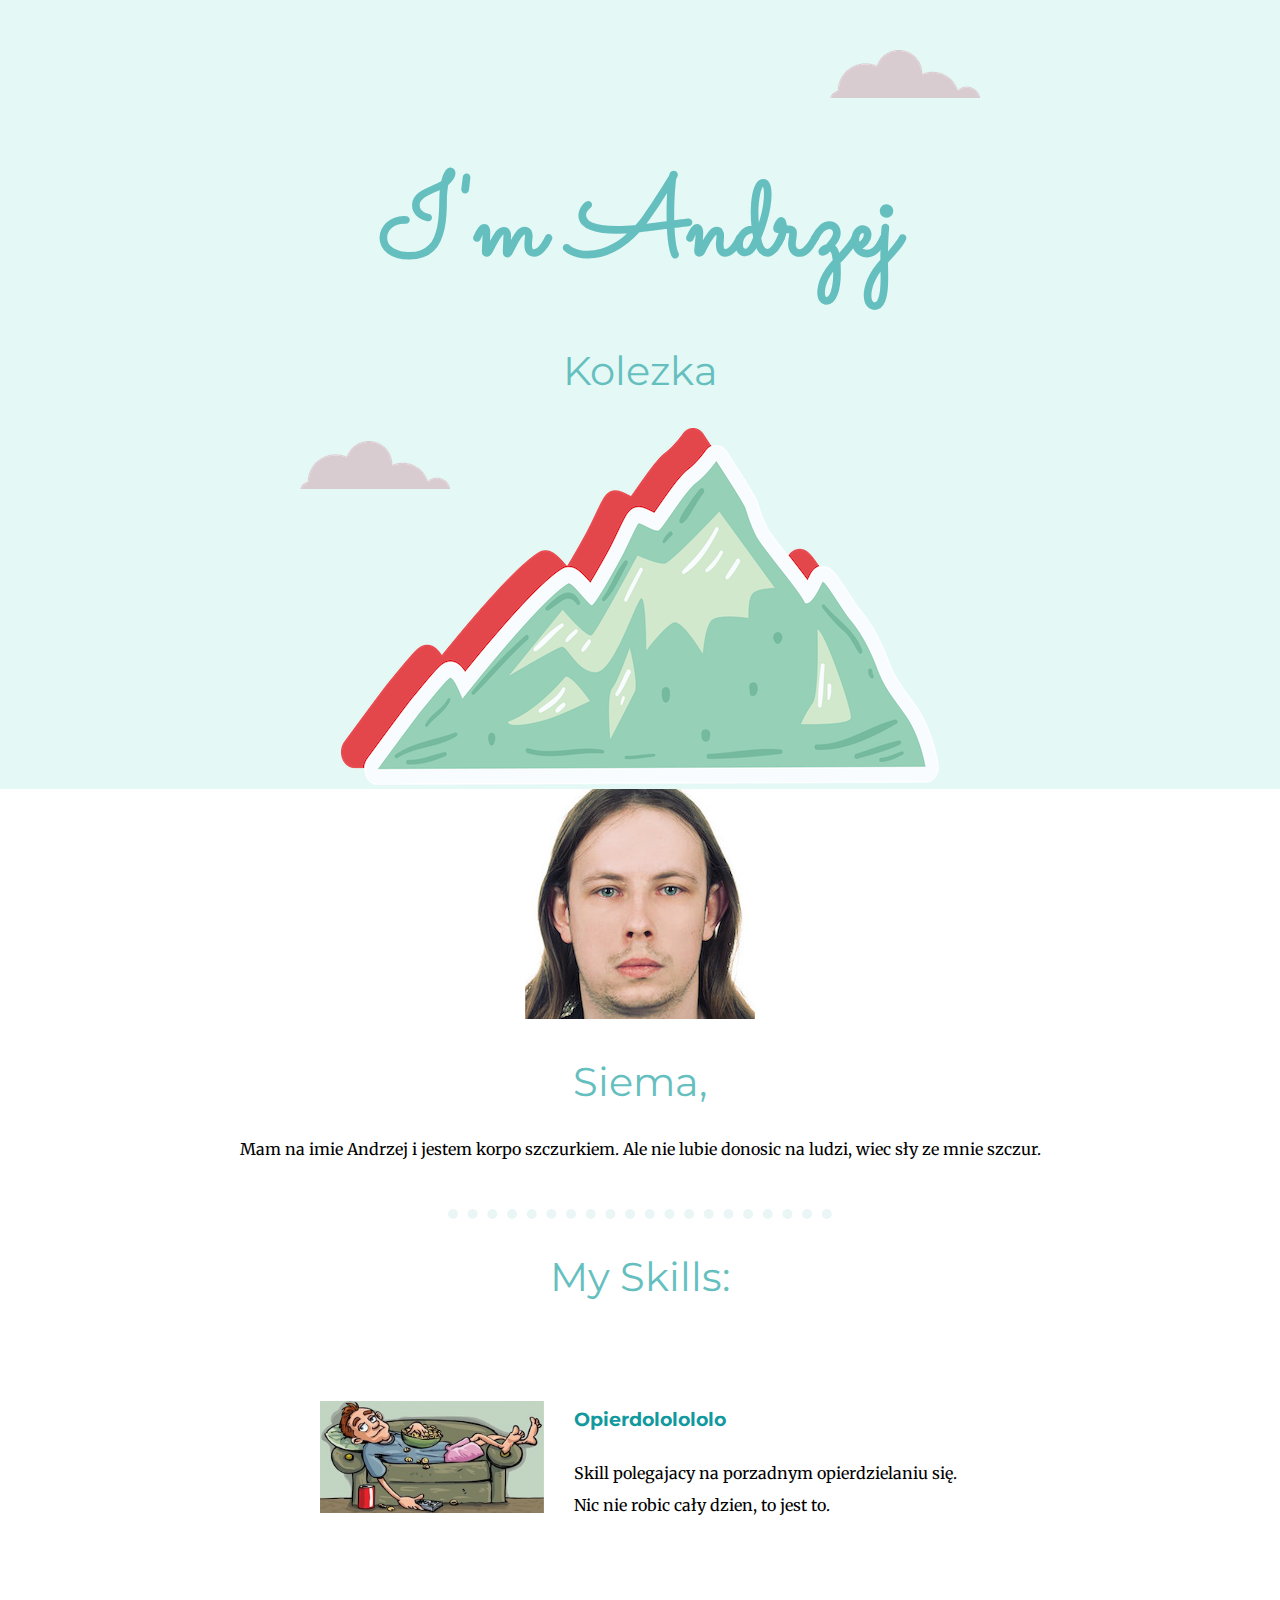
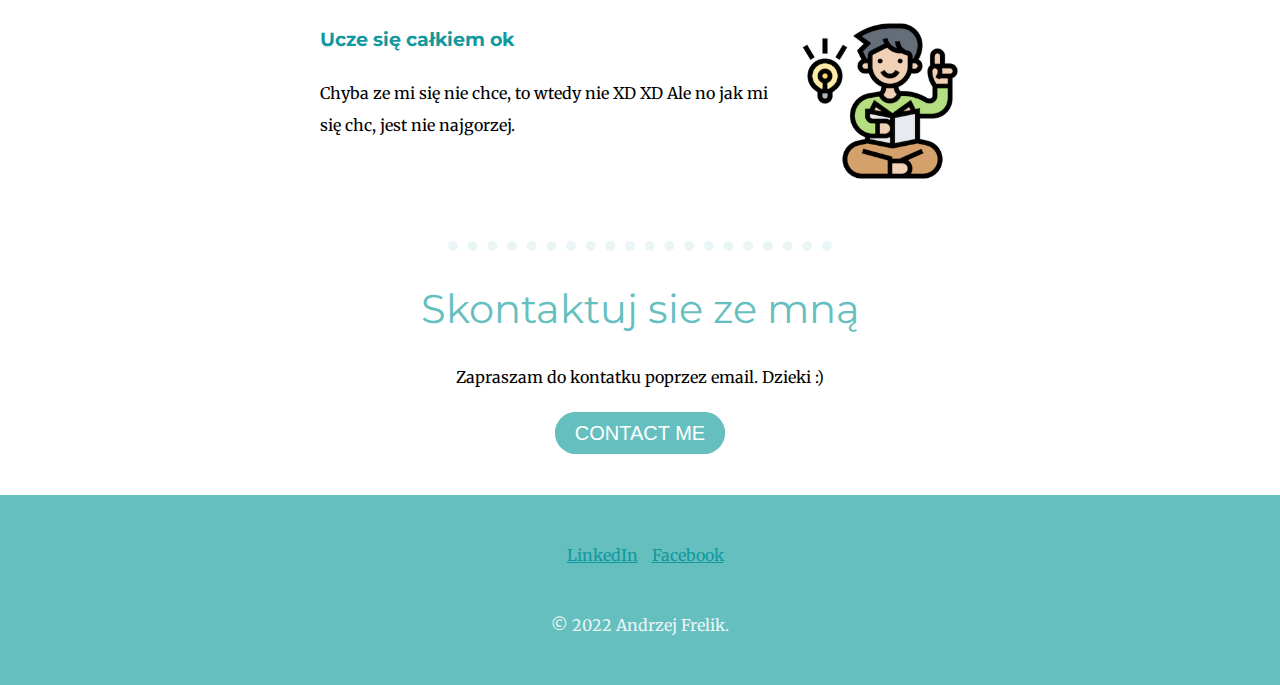
<file: index.html>
<!DOCTYPE html>
<html lang="en">
<head>
    <meta charset="UTF-8">
    <title>Andrzej Frelik</title>
    <link rel="stylesheet" href='./CSS - My Site/css/styles.css'>
    <link href="./CSS - My Site/favicon.ico" rel="icon" type="image/x-icon" />
    <link rel="preconnect" href="https://fonts.googleapis.com">
    <link rel="preconnect" href="https://fonts.gstatic.com" crossorigin>
    <link href="https://fonts.googleapis.com/css2?family=Merriweather&family=Montserrat&family=Sacramento&display=swap" rel="stylesheet">

</head>

<body>
<div class="top-container">
    <img class="top_cloud" src="./images/cloud.png" alt="cloud.png">
    <h1>I'm Andrzej</h1>
    <h2>Kolezka</h2>
    <img class="bottom_cloud" src="./images/cloud.png" alt="cloud.png">
    <img src="./images/mountain2.png" alt="mountain.png">
</div>

<div class="middle-container">
  <div class="profile">
    <img class="profile_pic" src="./images/Andrzej.jpeg" alt="Profile picture">
    <h2>Siema,</h2>
    <p class="profile">Mam na imie Andrzej i jestem korpo szczurkiem. Ale nie lubie donosic na ludzi, wiec sły ze mnie szczur.</p>
  </div>
  <hr>
  <div class="skills">
    <h2>My Skills:</h2>
    <div class="skill-row">
      <img class="lazy" src="./images/lazy.jpeg" alt="lazy-picture">
      <h3>Opierdololololo</h3>
      <p class="lazy-dsc">Skill polegajacy na porzadnym opierdzielaniu się. Nic nie robic cały dzien, to jest to.</p>
    </div>
    <div class="skill-row">
      <img class="Learn" src="./images/study.png" alt="learn-image">
      <h3>Ucze się całkiem  ok</h3>
      <p class="Learn-dsc">Chyba ze mi się nie chce, to wtedy nie XD XD Ale no jak mi się chc, jest nie najgorzej.</p>
    </div>
  </div>
  <hr>
  <div class="contact-me">
    <h2>Skontaktuj sie ze mną</h2>
    <p class="contact">Zapraszam do kontatku poprzez email. Dzieki :)</p>
    <a class="btn" href="mailto:a1.andrzej@gmail.com?subject=Contact">CONTACT ME</a>
  </div>
</div>


<div class="bottom-container">
  <a class="footer-link" href="https://www.linkedin.com/in/andrzej-frelik-7030a171/">LinkedIn</a>
    <a class="footer-link" href="https://www.facebook.com/andrzej.frelik">Facebook</a>
  <p class="copyright">© 2022 Andrzej Frelik.</p>
</div>

</div>
</body>
</html>
</file>
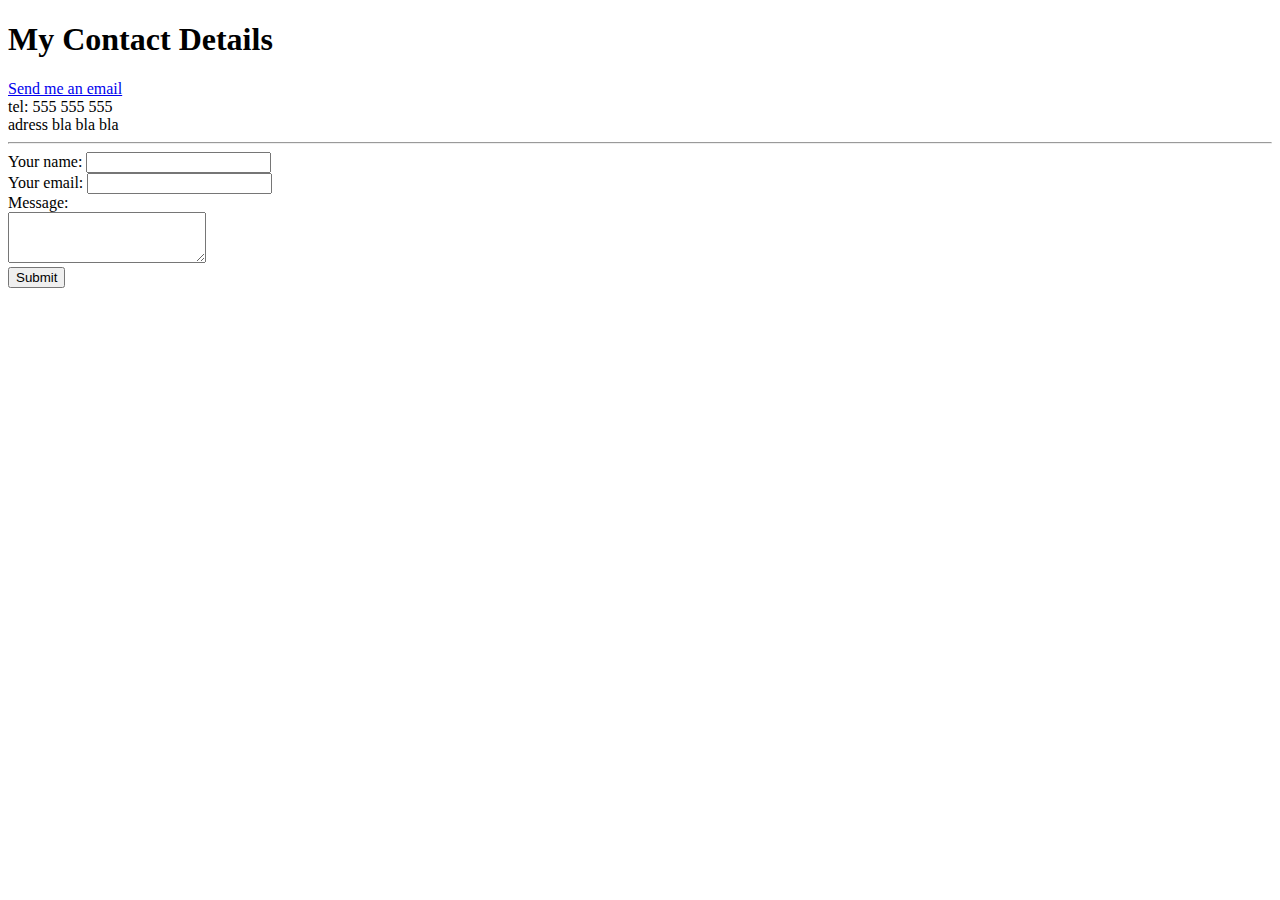
<file: contact.html>
<!DOCTYPE html>
<html lang="en">
<head>
    <meta charset="UTF-8">
    <title>Contact</title>
</head>
<body>
<h1> My Contact Details</h1>
<a href="mailto: testt@gmai.com"> Send me an email</a>
<br> tel: 555 555 555
<br> adress bla bla bla
<hr>
<form action="mailto:test@gmail.com" method="post" enctype="text/plain">
    <label> Your name: </label>
    <input type="text" name="name: " value="">
    <br><label> Your email: </label>
    <input type="email" name="email: ">
    <br><label>Message:</label><br>
    <textarea rows="3" cols="22" name="Message: "></textarea>
    <br><input type="submit" namme="">
</form>

</body>
</html>
</file>
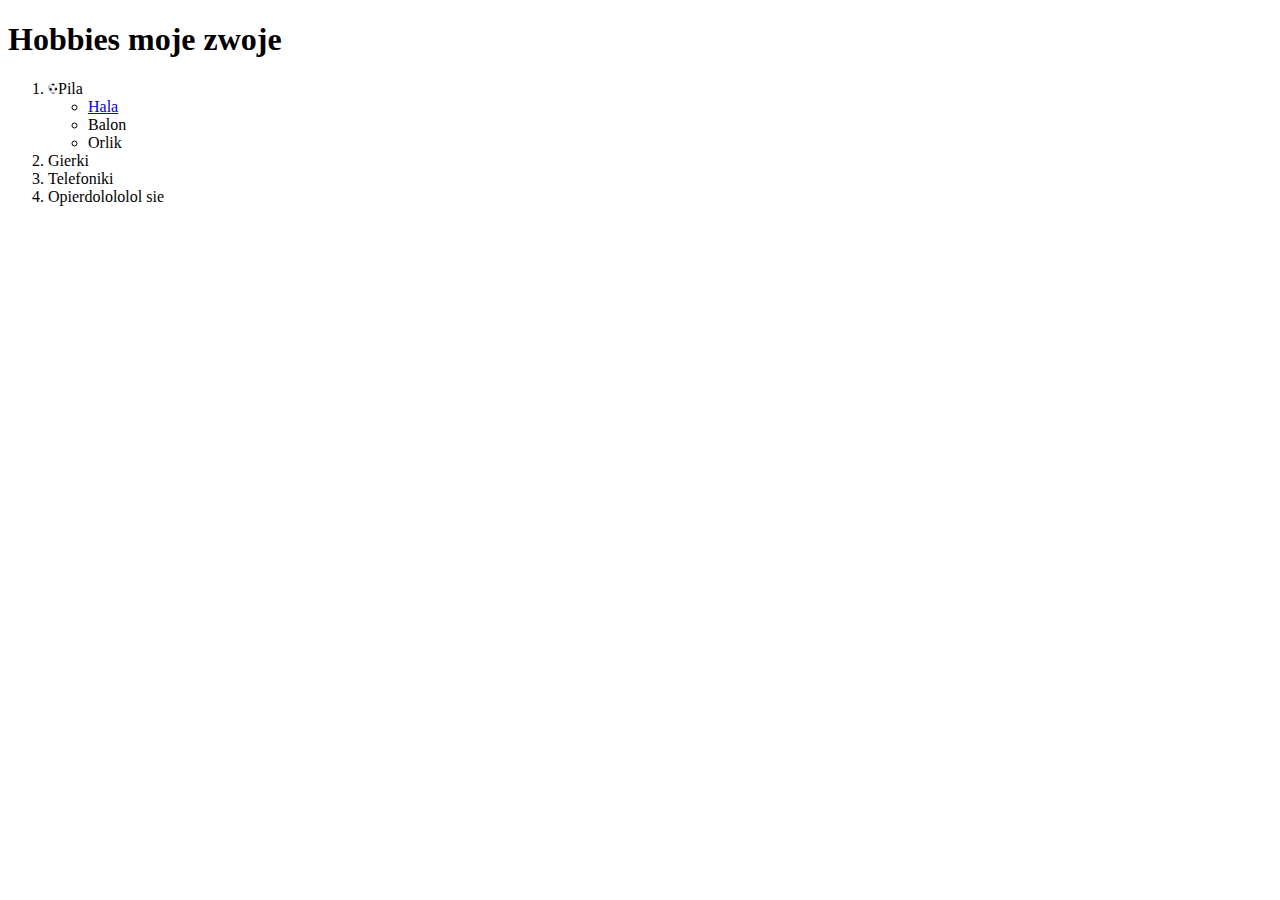
<file: Hobbies.html>
<!DOCTYPE html>
<html lang="en">
<head>
    <meta charset="UTF-8">
    <title>Hobbies</title>
</head>
<body>
<h1>
    Hobbies moje zwoje
</h1>
<ol>
    <li><img src="footboal.jpeg">Pila</li>
    <ul>
        <li><a href="https://www.pl3.com.pl/teams/41ffd15f-15d2-45ad-9b1f-0373cbc1a097"> Hala</a></li>
        <li>Balon</li>
        <li>Orlik</li>
    </ul>
    <li>Gierki</li>
    <li>Telefoniki</li>
    <li>Opierdolololol sie</li>

</body>
</html>
</file>
<file: CSS - My Site/css/styles.css>
body
{
    margin: 0;
    text-align: center;
    font-family: 'Merriweather', serif;
}

h1{
color: #66BFBF;
font-size:7rem;
margin: 50px auto 0 auto;
font-family: "Sacramento", cursive;
}

h2
{
font-weight: normal;
color: #66BFBF;
font-family: 'Montserrat', sans-serif;
font-size: 2.5rem;
}

h3

{
color: #11999E;
font-family: 'Montserrat', sans-serif;
}

a
{
color: #11999E;
}

.top-container
{
background-color:#E4F9F5;
position:relative;
padding-top: 100px;
}


.bottom-container
{
background-color: #66BFBF;
margin-top:50px;
padding:50px;
}

.footer-link
{
color:#11999E;
width:100%;
padding-left: 10px;
}

.copyright
{
color: #EAF6F6;
width:50%;
margin:50px auto auto auto;
}

.profile
{
margin-bottom: 50px;
}


.bottom_cloud
{
position:absolute;
left: 300px;
bottom:300px;
}

.top_cloud
{
position:absolute;
right: 300px;
top:50px;
}

.skill-row{
width:50%;
margin: 100px auto 100px auto;
text-align:left;
line-height: 2;
}

.lazy{
width:35%;
float: left;
margin-right: 30px;
}

.Learn{
width:25%;
float: right;
margin-left: 30px;
}

.lazy-dsc{
/*clear: left;*/
}
.Learn-dsc{
/*clear: right;*/
}

hr{
width: 30%;
border-style: none;
border-top-style: dotted;
border-color: #EAF6F6;
border-width: 10px;
}

.contact{
margin-bottom:35px;
}

.btn {
  background: #66BFBF;
  background-image: -webkit-linear-gradient(top, #66BFBF, #66BFBF);
  background-image: -moz-linear-gradient(top, #66BFBF, #66BFBF);
  background-image: -ms-linear-gradient(top, #66BFBF, #66BFBF);
  background-image: -o-linear-gradient(top, #66BFBF, #66BFBF);
  background-image: linear-gradient(to bottom, #66BFBF, #66BFBF);
  -webkit-border-radius: 28;
  -moz-border-radius: 28;
  border-radius: 28px;
  font-family: Arial;
  color: #ffffff;
  font-size: 20px;
  padding: 10px 20px 10px 20px;
  text-decoration: none;
}

.btn:hover {
  background: #3cb0fd;
  background-image: -webkit-linear-gradient(top, #3cb0fd, #3498db);
  background-image: -moz-linear-gradient(top, #3cb0fd, #3498db);
  background-image: -ms-linear-gradient(top, #3cb0fd, #3498db);
  background-image: -o-linear-gradient(top, #3cb0fd, #3498db);
  background-image: linear-gradient(to bottom, #3cb0fd, #3498db);
  text-decoration: none;
}
</file>
